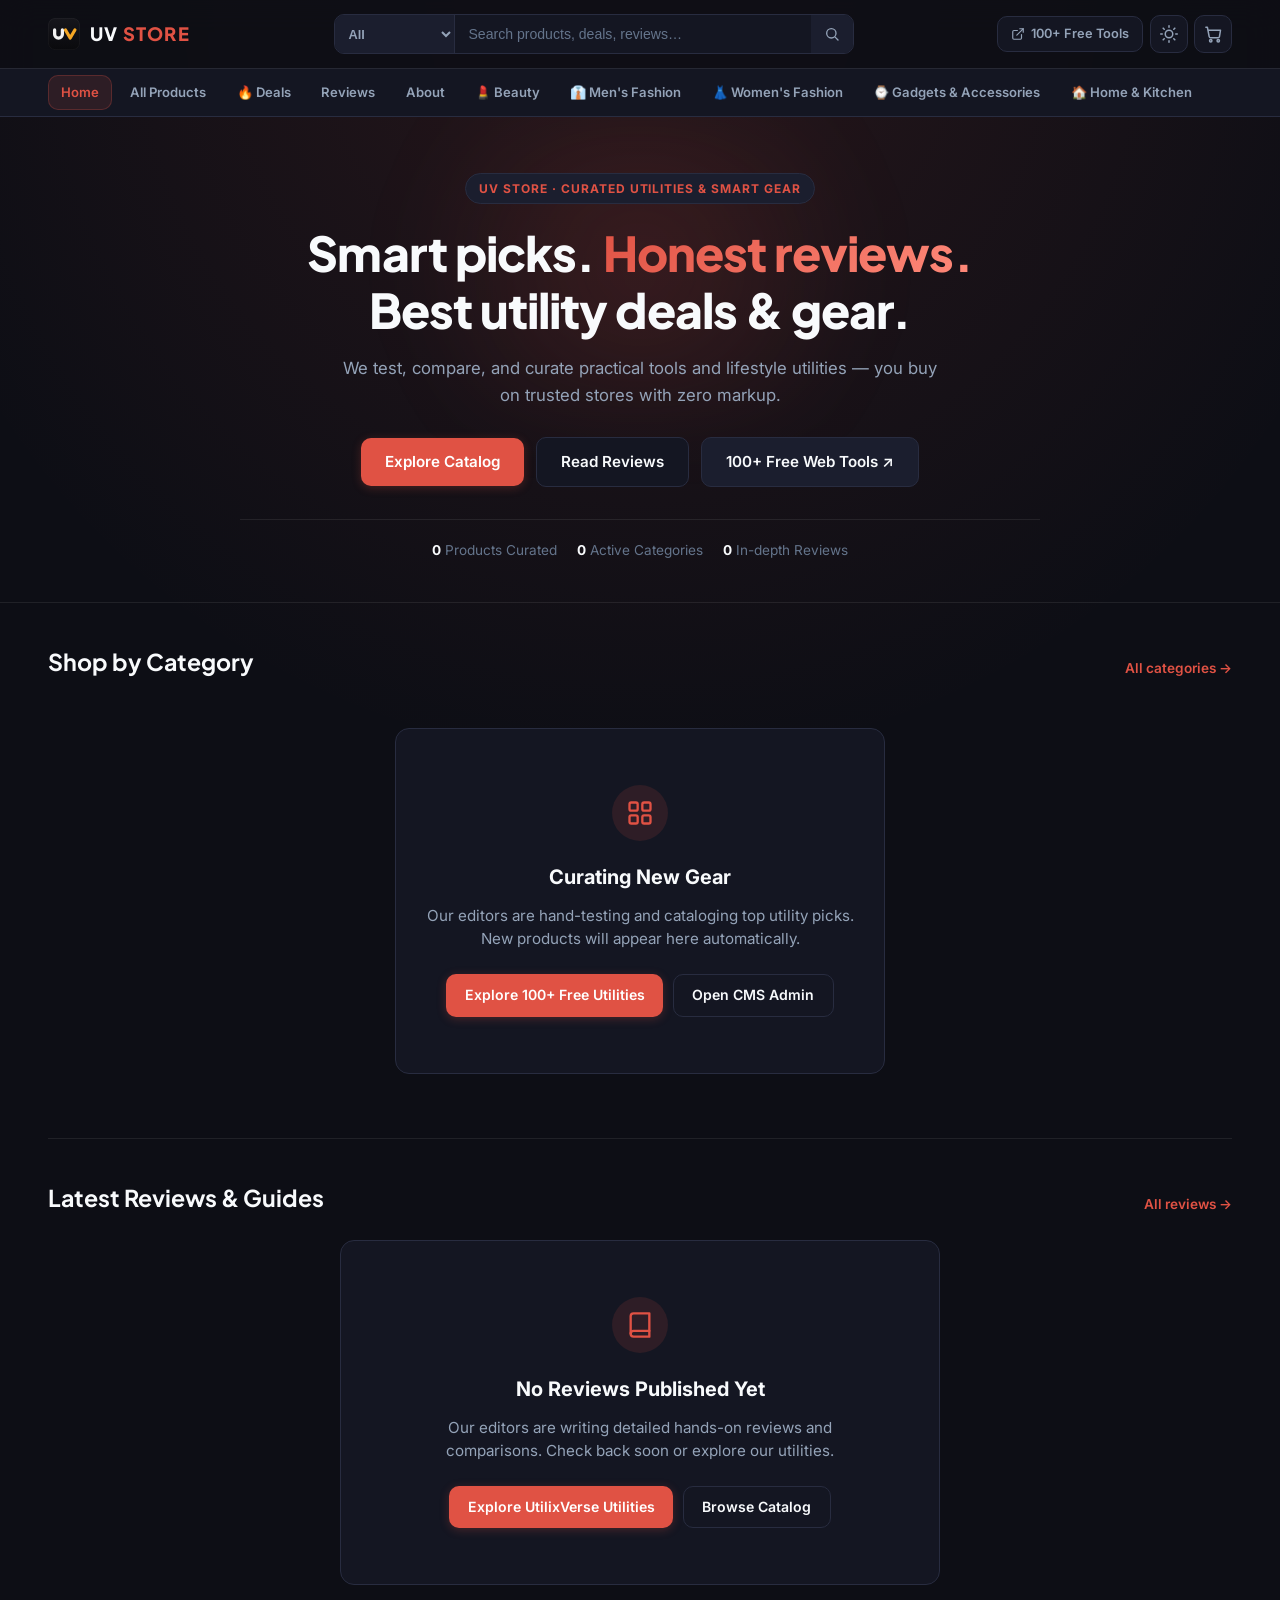
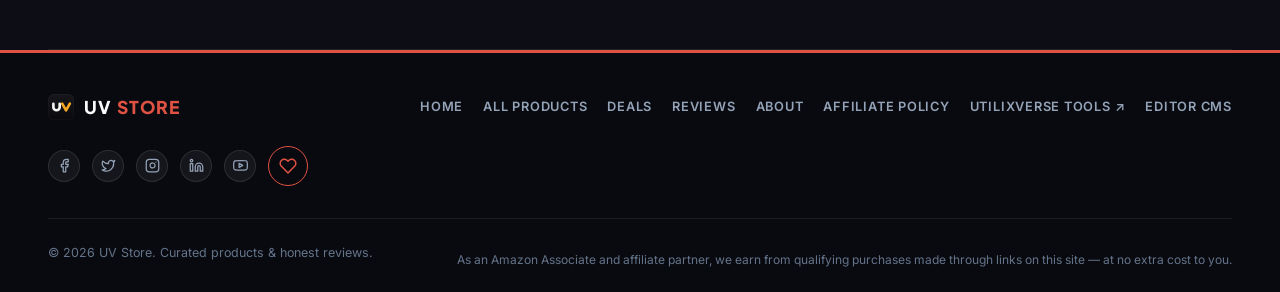
<file: index.html>
<!doctype html>
<html lang="en">
<head>
  <meta charset="utf-8"/>
  <meta name="viewport" content="width=device-width, initial-scale=1"/>
  <title>UV Store — Smart Picks &amp; Honest Reviews</title>
  <meta name="description" content="Curated utility gear and products from Meesho &amp; Amazon.in with honest reviews and the best prices. Hand-picked, tested, and price-checked."/>
  <meta property="og:title" content="UV Store — Smart Picks &amp; Honest Reviews"/>
  <meta property="og:description" content="Curated utility gear and tools with honest reviews and tested prices."/>
  <meta property="og:type" content="website"/>
  <link rel="icon" href="favicon.ico" sizes="any"/>
  <link rel="icon" href="assets/img/favicon.svg" type="image/svg+xml"/>
  <link rel="preconnect" href="https://fonts.googleapis.com"/>
  <link rel="preconnect" href="https://fonts.gstatic.com" crossorigin/>
  <link rel="stylesheet" href="https://fonts.googleapis.com/css2?family=Inter:wght@400;500;600;700;800&family=Plus+Jakarta+Sans:wght@600;700;800&display=swap"/>
  <link rel="stylesheet" href="assets/css/main.css"/>
</head>
<body>
  <!-- Hero Section -->
  <section class="hero">
    <div class="hero-inner">
      <div class="hero-pill">
        <span>UV Store · Curated Utilities &amp; Smart Gear</span>
      </div>
      <h1>Smart picks. <span class="accent">Honest reviews.</span><br/>Best utility deals &amp; gear.</h1>
      <p>We test, compare, and curate practical tools and lifestyle utilities — you buy on trusted stores with zero markup.</p>
      <div class="hero-cta">
        <a class="btn btn-primary btn-lg" href="./category.html">Explore Catalog</a>
        <a class="btn btn-outline btn-lg" href="./reviews.html">Read Reviews</a>
        <a class="btn btn-secondary btn-lg" href="https://utilixverse.com" target="_blank" rel="noopener">100+ Free Web Tools ↗</a>
      </div>
      <div class="hero-stats" id="hero-stats"></div>
    </div>
  </section>

  <main class="container">
    <!-- Shop by Category -->
    <section class="section" id="categories">
      <div class="section-head">
        <h2 class="section-title">Shop by Category</h2>
        <a class="section-link" href="./category.html">All categories →</a>
      </div>
      <div class="grid-cats" id="cat-grid"></div>
    </section>

    <!-- Deals of the Day -->
    <section class="section">
      <div class="section-head">
        <h2 class="section-title">🔥 Deals of the Day</h2>
        <a class="section-link" href="./category.html?c=__deals">View all deals →</a>
      </div>
      <div class="row-scroll" id="deals-row"></div>
    </section>

    <!-- New Arrivals -->
    <section class="section">
      <div class="section-head">
        <h2 class="section-title">New Arrivals</h2>
        <a class="section-link" href="./category.html">View catalog →</a>
      </div>
      <div class="row-scroll" id="new-row"></div>
    </section>

    <!-- Latest Reviews -->
    <section class="section">
      <div class="section-head">
        <h2 class="section-title">Latest Reviews &amp; Guides</h2>
        <a class="section-link" href="./reviews.html">All reviews →</a>
      </div>
      <div id="reviews-grid"></div>
    </section>
  </main>

  <script src="assets/js/config.js"></script>
  <script src="assets/js/data.js"></script>
  <script src="assets/js/cart.js"></script>
  <script src="assets/js/affiliate.js"></script>
  <script src="assets/js/ui.js"></script>
  <script src="assets/js/catalog.js"></script>
  <script src="assets/js/post.js"></script>
  <script>
    window.BL.ui.renderHeader("home");
    window.BL.ui.renderFooter();
    window.BL.ui.updateCartBadge();

    (async () => {
      const { products, posts } = await window.BL.data.load();
      const stats = document.getElementById("hero-stats");
      if (stats) {
        stats.innerHTML = `
          <span><b>${products.length}</b> Products Curated</span>
          <span><b>${window.BL.data.visibleCategories().length}</b> Active Categories</span>
          <span><b>${posts.length}</b> In-depth Reviews</span>`;
      }

      window.BL.catalog.renderCategoryGrid(document.getElementById("cat-grid"));
      window.BL.catalog.renderRow(document.getElementById("deals-row"), p => p.deal, 12);
      window.BL.catalog.renderRow(document.getElementById("new-row"), () => true, 12);
      window.BL.post.renderPostList(document.getElementById("reviews-grid"), 3);
    })();
  </script>
</body>
</html>
</file>
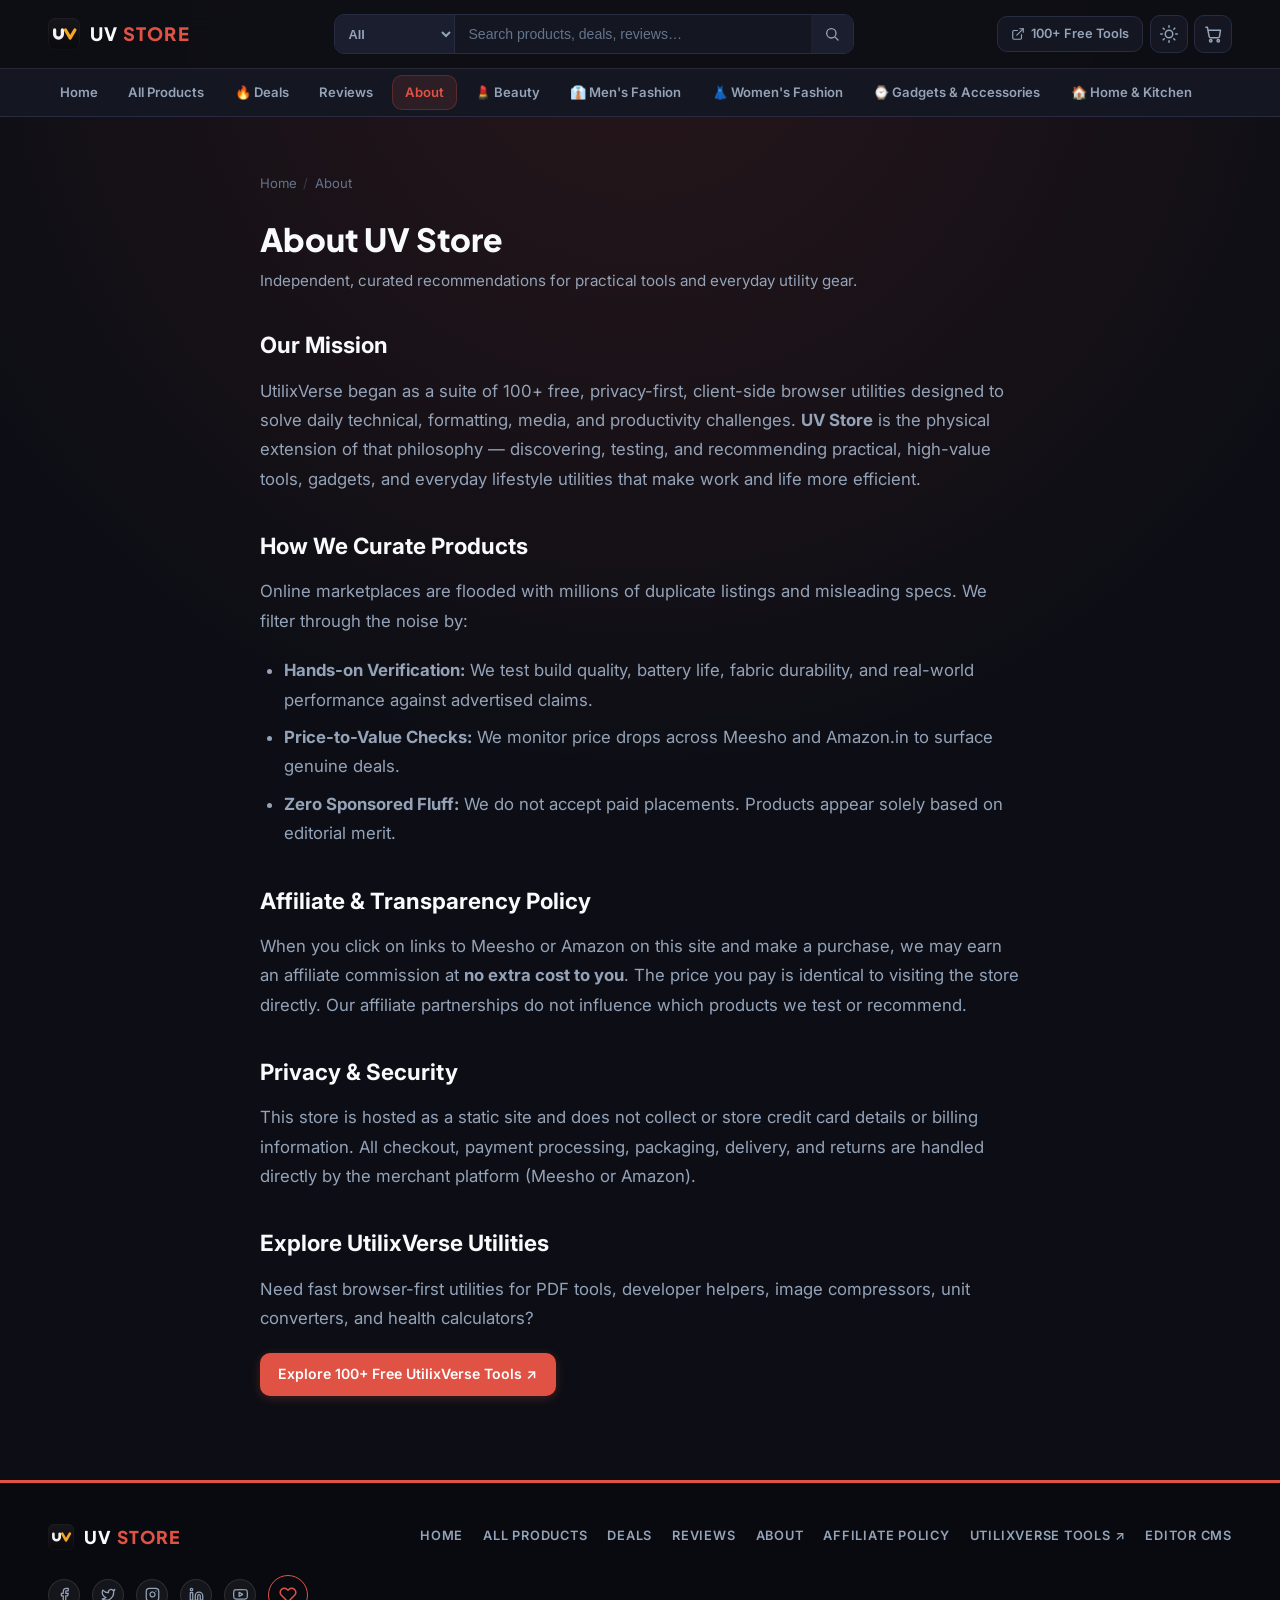
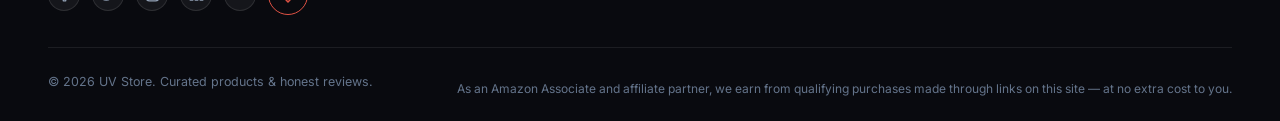
<file: about.html>
<!doctype html>
<html lang="en">
<head>
  <meta charset="utf-8"/>
  <meta name="viewport" content="width=device-width, initial-scale=1"/>
  <title>About Us — UV Store</title>
  <meta name="description" content="About UV Store, how we curate and test utility products, our editorial policy, and affiliate disclosure."/>
  <link rel="icon" href="favicon.ico" sizes="any"/>
  <link rel="icon" href="assets/img/favicon.svg" type="image/svg+xml"/>
  <link rel="preconnect" href="https://fonts.googleapis.com"/>
  <link rel="preconnect" href="https://fonts.gstatic.com" crossorigin/>
  <link rel="stylesheet" href="https://fonts.googleapis.com/css2?family=Inter:wght@400;500;600;700;800&family=Plus+Jakarta+Sans:wght@600;700;800&display=swap"/>
  <link rel="stylesheet" href="assets/css/main.css"/>
</head>
<body>
  <main class="container">
    <div class="article-wrap">
      <nav class="crumbs" aria-label="Breadcrumb">
        <a href="./index.html">Home</a><span class="sep">/</span><span>About</span>
      </nav>
      <h1 class="page-title" style="margin-top:0.75rem">About UV Store</h1>
      <p class="page-sub">Independent, curated recommendations for practical tools and everyday utility gear.</p>

      <div class="article-body">
        <h2>Our Mission</h2>
        <p>UtilixVerse began as a suite of 100+ free, privacy-first, client-side browser utilities designed to solve daily technical, formatting, media, and productivity challenges. <b>UV Store</b> is the physical extension of that philosophy — discovering, testing, and recommending practical, high-value tools, gadgets, and everyday lifestyle utilities that make work and life more efficient.</p>

        <h2>How We Curate Products</h2>
        <p>Online marketplaces are flooded with millions of duplicate listings and misleading specs. We filter through the noise by:</p>
        <ul>
          <li><b>Hands-on Verification:</b> We test build quality, battery life, fabric durability, and real-world performance against advertised claims.</li>
          <li><b>Price-to-Value Checks:</b> We monitor price drops across Meesho and Amazon.in to surface genuine deals.</li>
          <li><b>Zero Sponsored Fluff:</b> We do not accept paid placements. Products appear solely based on editorial merit.</li>
        </ul>

        <h2 id="disclosure">Affiliate &amp; Transparency Policy</h2>
        <p>When you click on links to Meesho or Amazon on this site and make a purchase, we may earn an affiliate commission at <b>no extra cost to you</b>. The price you pay is identical to visiting the store directly. Our affiliate partnerships do not influence which products we test or recommend.</p>

        <h2 id="privacy">Privacy &amp; Security</h2>
        <p>This store is hosted as a static site and does not collect or store credit card details or billing information. All checkout, payment processing, packaging, delivery, and returns are handled directly by the merchant platform (Meesho or Amazon).</p>

        <h2>Explore UtilixVerse Utilities</h2>
        <p>Need fast browser-first utilities for PDF tools, developer helpers, image compressors, unit converters, and health calculators?</p>
        <p style="margin-top:1rem">
          <a class="btn btn-primary" href="https://utilixverse.com" target="_blank" rel="noopener">Explore 100+ Free UtilixVerse Tools ↗</a>
        </p>
      </div>
    </div>
  </main>

  <script src="assets/js/config.js"></script>
  <script src="assets/js/data.js"></script>
  <script src="assets/js/cart.js"></script>
  <script src="assets/js/affiliate.js"></script>
  <script src="assets/js/ui.js"></script>
  <script src="assets/js/catalog.js"></script>
  <script src="assets/js/post.js"></script>
  <script>
    window.BL.ui.renderHeader("about");
    window.BL.ui.renderFooter();
    window.BL.ui.updateCartBadge();
  </script>
</body>
</html>
</file>
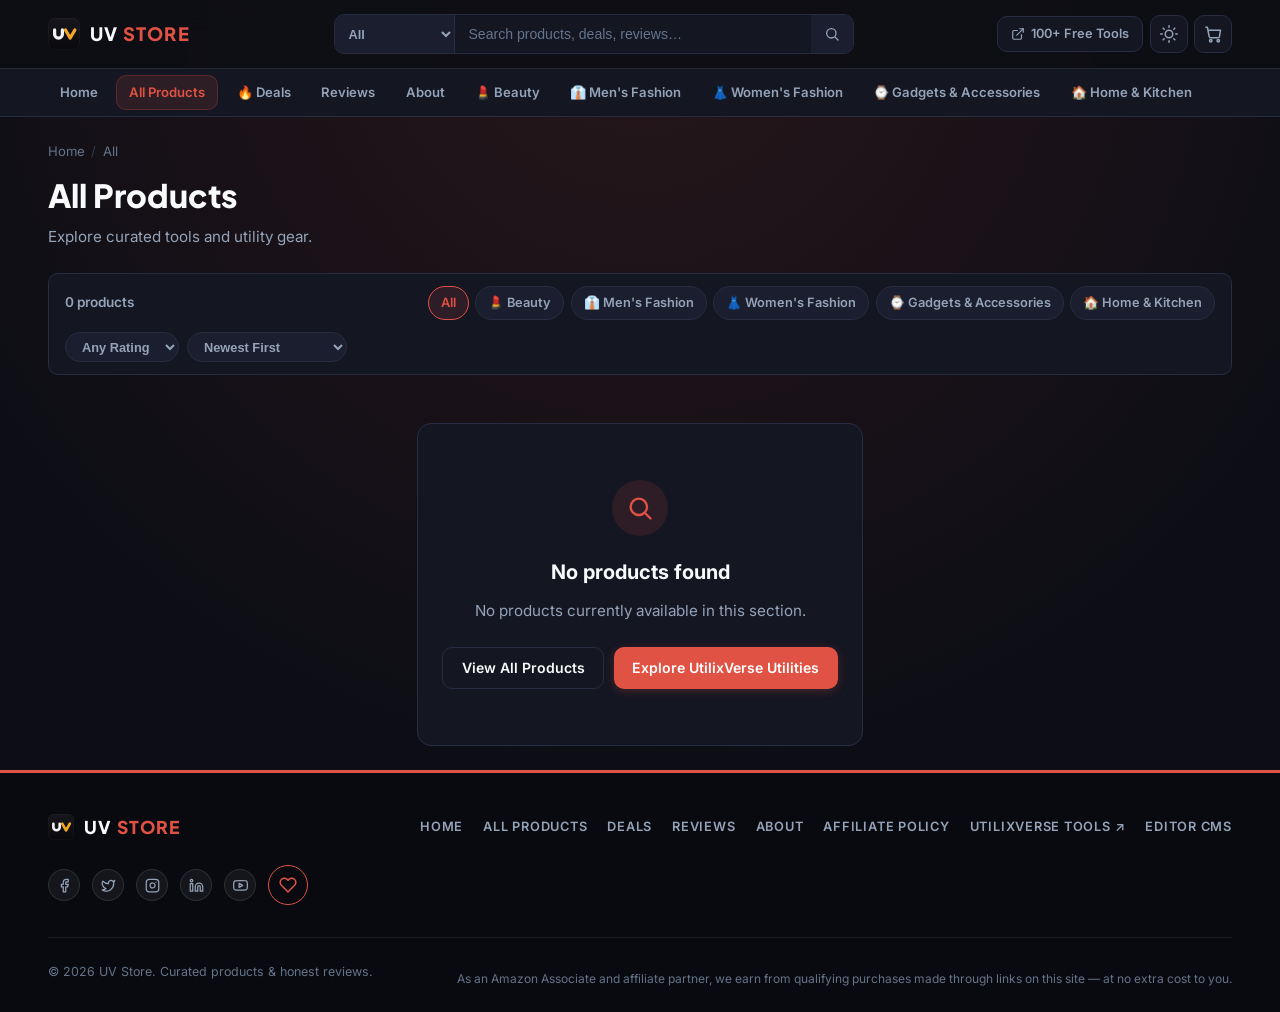
<file: category.html>
<!doctype html>
<html lang="en">
<head>
  <meta charset="utf-8"/>
  <meta name="viewport" content="width=device-width, initial-scale=1"/>
  <title>Catalog — UV Store</title>
  <meta name="description" content="Browse curated utility gear, gadgets, and products by category, rating, and deals."/>
  <link rel="icon" href="favicon.ico" sizes="any"/>
  <link rel="icon" href="assets/img/favicon.svg" type="image/svg+xml"/>
  <link rel="preconnect" href="https://fonts.googleapis.com"/>
  <link rel="preconnect" href="https://fonts.gstatic.com" crossorigin/>
  <link rel="stylesheet" href="https://fonts.googleapis.com/css2?family=Inter:wght@400;500;600;700;800&family=Plus+Jakarta+Sans:wght@600;700;800&display=swap"/>
  <link rel="stylesheet" href="assets/css/main.css"/>
</head>
<body>
  <main class="container">
    <nav class="crumbs" aria-label="Breadcrumb">
      <a href="./index.html">Home</a><span class="sep">/</span><span id="crumb-cat">Catalog</span>
    </nav>
    <h1 class="page-title" id="page-title">All Products</h1>
    <p class="page-sub" id="page-sub">Explore our full catalog of hand-tested gear.</p>

    <div class="toolbar">
      <span class="result-count" id="result-count">Loading…</span>
      <div class="chip-row" id="cat-chips" style="display:flex;gap:0.4rem;flex-wrap:wrap"></div>
      <div style="display:flex;gap:0.5rem;align-items:center;flex-wrap:wrap">
        <select class="chip" id="rating-select" aria-label="Minimum rating">
          <option value="0">Any Rating</option>
          <option value="3">3★ &amp; up</option>
          <option value="4">4★ &amp; up</option>
          <option value="4.5">4.5★ &amp; up</option>
        </select>
        <select class="chip" id="sort-select" aria-label="Sort products">
          <option value="new">Newest First</option>
          <option value="price-asc">Price: Low → High</option>
          <option value="price-desc">Price: High → Low</option>
          <option value="rating">Top Rated</option>
          <option value="discount">Biggest Discount</option>
        </select>
      </div>
    </div>

    <div class="grid-products" id="plp-grid"></div>
  </main>

  <script src="assets/js/config.js"></script>
  <script src="assets/js/data.js"></script>
  <script src="assets/js/cart.js"></script>
  <script src="assets/js/affiliate.js"></script>
  <script src="assets/js/ui.js"></script>
  <script src="assets/js/catalog.js"></script>
  <script>
    window.BL.ui.renderHeader("catalog");
    window.BL.ui.renderFooter();
    window.BL.ui.updateCartBadge();
    window.BL.catalog.renderPLP();
  </script>
</body>
</html>
</file>
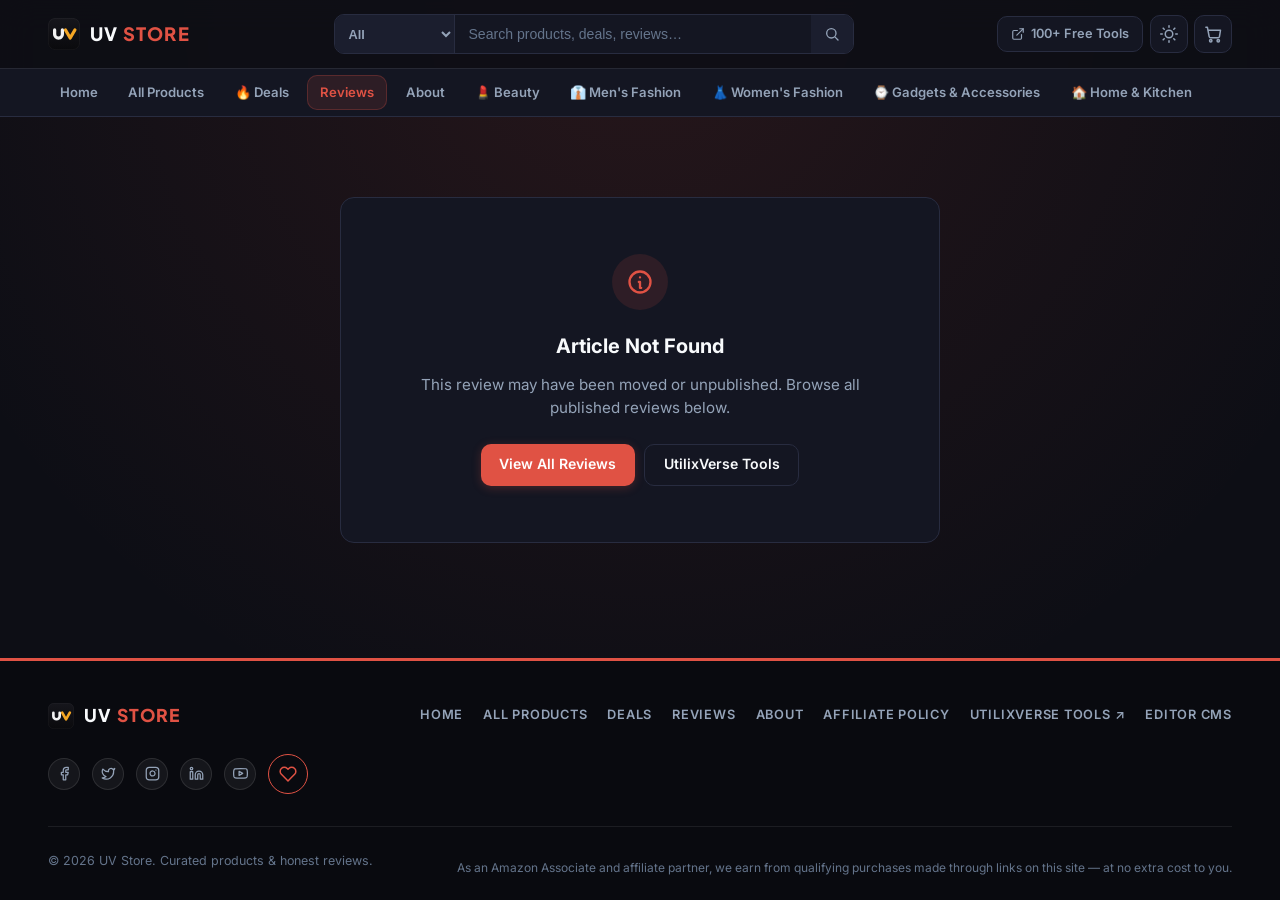
<file: post.html>
<!doctype html>
<html lang="en">
<head>
  <meta charset="utf-8"/>
  <meta name="viewport" content="width=device-width, initial-scale=1"/>
  <title>Review Article — UV Store</title>
  <meta name="description" content="In-depth hands-on testing, verdict, pros and cons."/>
  <link rel="icon" href="favicon.ico" sizes="any"/>
  <link rel="icon" href="assets/img/favicon.svg" type="image/svg+xml"/>
  <link rel="preconnect" href="https://fonts.googleapis.com"/>
  <link rel="preconnect" href="https://fonts.gstatic.com" crossorigin/>
  <link rel="stylesheet" href="https://fonts.googleapis.com/css2?family=Inter:wght@400;500;600;700;800&family=Plus+Jakarta+Sans:wght@600;700;800&display=swap"/>
  <link rel="stylesheet" href="assets/css/main.css"/>
</head>
<body>
  <main class="container">
    <div class="article-wrap" id="article-root">
      <nav class="crumbs" id="article-crumbs" aria-label="Breadcrumb"></nav>
      <h1 class="page-title" id="article-title" style="margin-top:0.75rem"></h1>
      <div class="po-meta" id="article-meta" style="margin-bottom:1.5rem;font-size:0.9rem"></div>

      <div id="article-top"></div>

      <img id="article-hero" src="" alt="" style="display:none;width:100%;aspect-ratio:16/9;object-fit:cover;border-radius:var(--radius-card);margin-bottom:2rem;border:1px solid var(--border);"/>

      <div class="article-body" id="article-body"></div>

      <div id="article-products"></div>
    </div>
  </main>

  <script src="assets/js/config.js"></script>
  <script src="assets/js/data.js"></script>
  <script src="assets/js/cart.js"></script>
  <script src="assets/js/affiliate.js"></script>
  <script src="assets/js/ui.js"></script>
  <script src="assets/js/catalog.js"></script>
  <script src="assets/js/post.js"></script>
  <script>
    window.BL.ui.renderHeader("reviews");
    window.BL.ui.renderFooter();
    window.BL.ui.updateCartBadge();
    window.BL.post.renderArticle();
  </script>
</body>
</html>
</file>
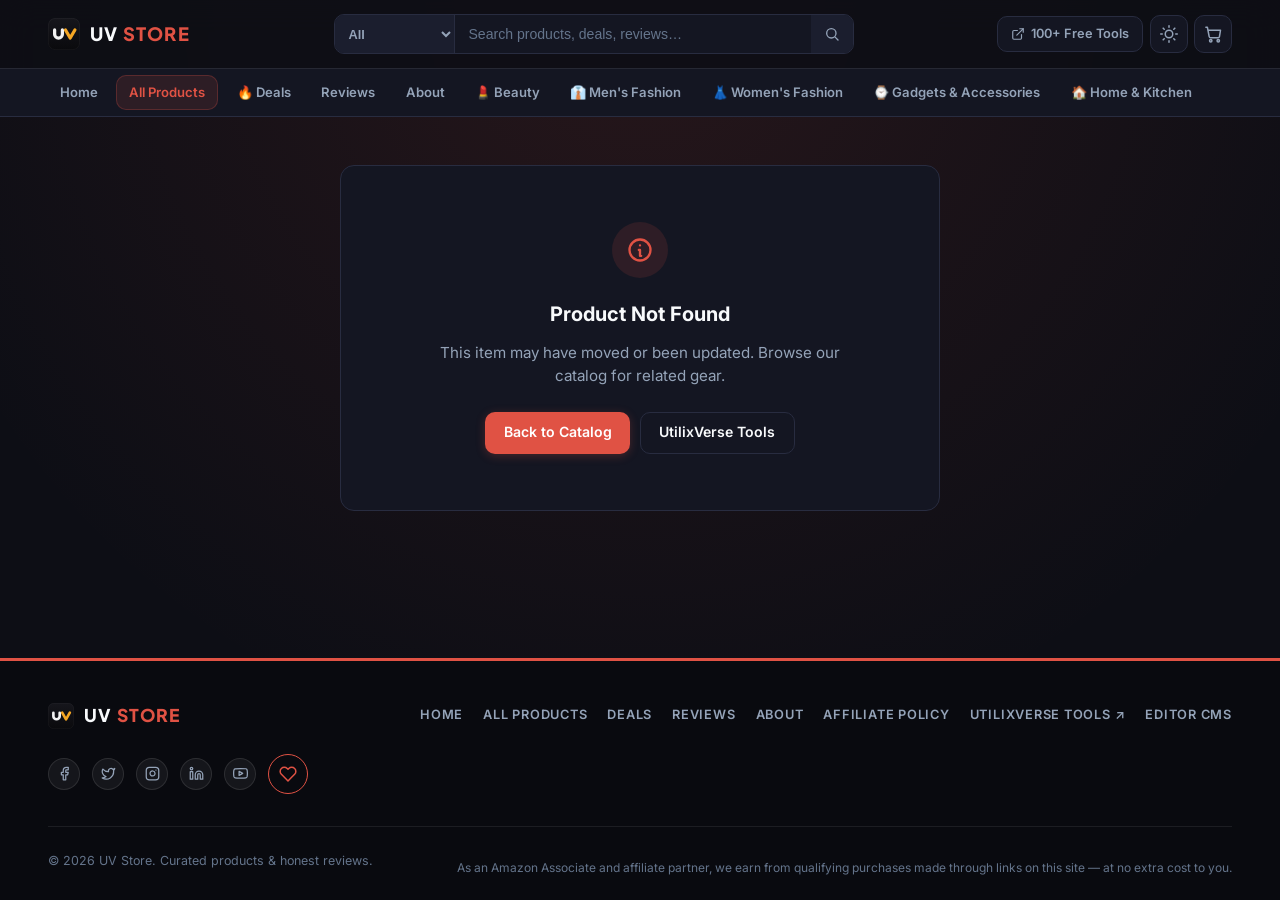
<file: product.html>
<!doctype html>
<html lang="en">
<head>
  <meta charset="utf-8"/>
  <meta name="viewport" content="width=device-width, initial-scale=1"/>
  <title>Product Details — UV Store</title>
  <meta name="description" content="Product specifications, honest rating, price comparison and direct buy links."/>
  <link rel="icon" href="favicon.ico" sizes="any"/>
  <link rel="icon" href="assets/img/favicon.svg" type="image/svg+xml"/>
  <link rel="preconnect" href="https://fonts.googleapis.com"/>
  <link rel="preconnect" href="https://fonts.gstatic.com" crossorigin/>
  <link rel="stylesheet" href="https://fonts.googleapis.com/css2?family=Inter:wght@400;500;600;700;800&family=Plus+Jakarta+Sans:wght@600;700;800&display=swap"/>
  <link rel="stylesheet" href="assets/css/main.css"/>
</head>
<body>
  <main class="container" id="pdp-root">
    <div class="skeleton" style="height:420px;margin:2rem 0;border-radius:var(--radius-card);"></div>
  </main>

  <script src="assets/js/config.js"></script>
  <script src="assets/js/data.js"></script>
  <script src="assets/js/cart.js"></script>
  <script src="assets/js/affiliate.js"></script>
  <script src="assets/js/ui.js"></script>
  <script src="assets/js/catalog.js"></script>
  <script>
    window.BL.ui.renderHeader("catalog");
    window.BL.ui.renderFooter();
    window.BL.ui.updateCartBadge();
    window.BL.catalog.renderPDP();
  </script>
</body>
</html>
</file>
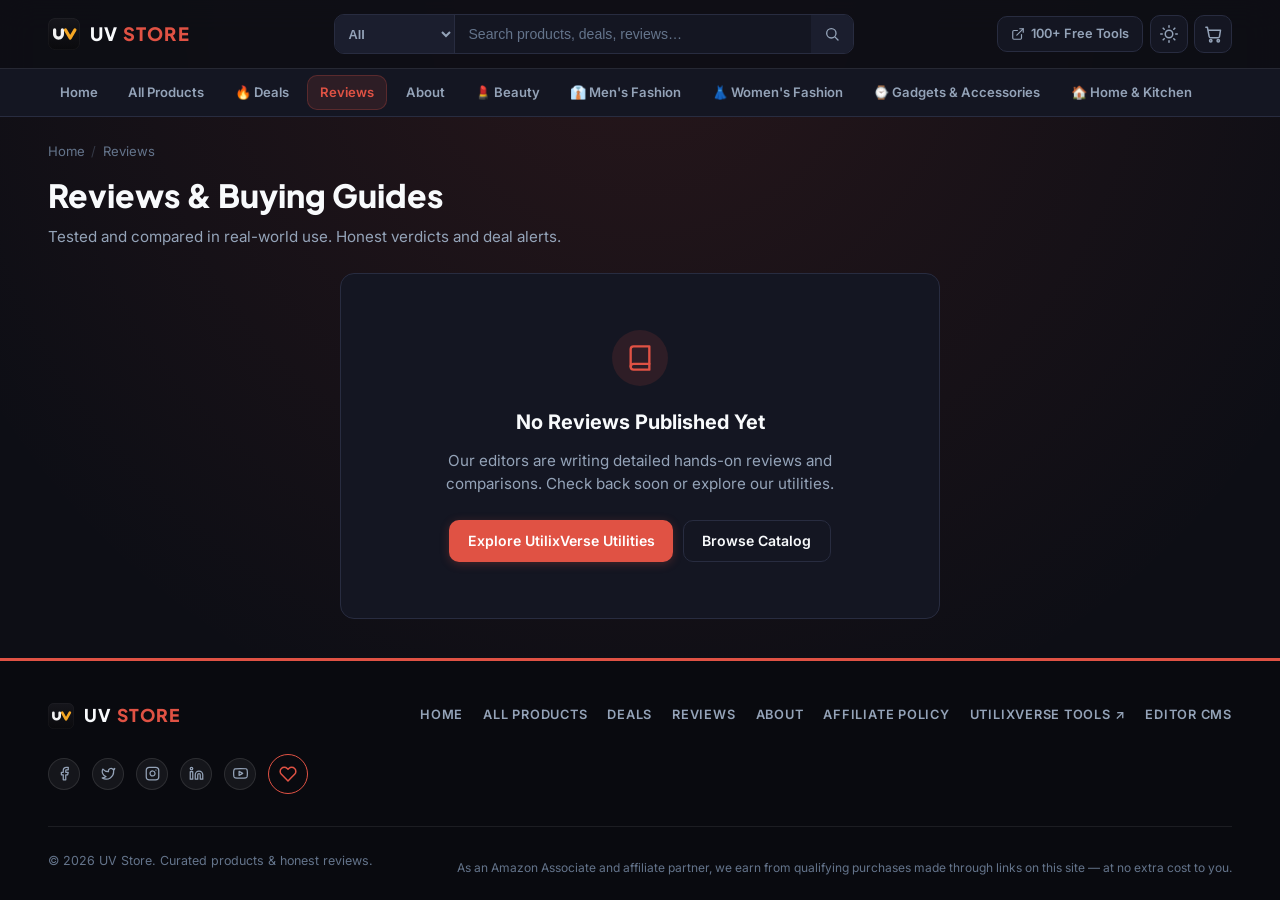
<file: reviews.html>
<!doctype html>
<html lang="en">
<head>
  <meta charset="utf-8"/>
  <meta name="viewport" content="width=device-width, initial-scale=1"/>
  <title>Reviews &amp; Guides — UV Store</title>
  <meta name="description" content="In-depth, hands-on reviews and buying guides from our editors. Zero sponsored fluff."/>
  <link rel="icon" href="favicon.ico" sizes="any"/>
  <link rel="icon" href="assets/img/favicon.svg" type="image/svg+xml"/>
  <link rel="preconnect" href="https://fonts.googleapis.com"/>
  <link rel="preconnect" href="https://fonts.gstatic.com" crossorigin/>
  <link rel="stylesheet" href="https://fonts.googleapis.com/css2?family=Inter:wght@400;500;600;700;800&family=Plus+Jakarta+Sans:wght@600;700;800&display=swap"/>
  <link rel="stylesheet" href="assets/css/main.css"/>
</head>
<body>
  <main class="container">
    <nav class="crumbs" aria-label="Breadcrumb">
      <a href="./index.html">Home</a><span class="sep">/</span><span>Reviews</span>
    </nav>
    <h1 class="page-title">Reviews &amp; Buying Guides</h1>
    <p class="page-sub">Tested and compared in real-world use. Honest verdicts and deal alerts.</p>

    <div id="posts-container" style="margin-top:1.5rem"></div>
  </main>

  <script src="assets/js/config.js"></script>
  <script src="assets/js/data.js"></script>
  <script src="assets/js/cart.js"></script>
  <script src="assets/js/affiliate.js"></script>
  <script src="assets/js/ui.js"></script>
  <script src="assets/js/catalog.js"></script>
  <script src="assets/js/post.js"></script>
  <script>
    window.BL.ui.renderHeader("reviews");
    window.BL.ui.renderFooter();
    window.BL.ui.updateCartBadge();
    window.BL.post.renderPostList(document.getElementById("posts-container"));
  </script>
</body>
</html>
</file>
<file: assets/css/main.css>
/* ============================================================
   UtilixVerse Store — Design System
   Matches UtilixVerse (utilixverse.com) brand, tokens & aesthetics.
   Modern-minimal, technical utility, cinnabar accent (#e05244).
   Supports dynamic Dark / Light mode switching.
   ============================================================ */

:root, [data-theme="dark"] {
  --theme: dark;
  --bg: #0d0e15;
  --bg-gradient: radial-gradient(circle at 50% 0%, rgba(224, 82, 68, 0.12) 0%, rgba(13, 14, 21, 0) 70%);
  --surface: #141622;
  --surface-2: #1b1e2e;
  --surface-3: #24283d;
  --surface-hover: #2d324c;
  --border: #282c40;
  --border-subtle: rgba(255, 255, 255, 0.08);
  --border-bright: #3d4361;
  --text: #f8fafc;
  --text-2: #94a3b8;
  --text-3: #64748b;
  
  --cinnabar: #e05244;
  --cinnabar-hover: #f05a48;
  --cinnabar-glow: rgba(224, 82, 68, 0.25);
  
  --accent: #e05244;
  --accent-hover: #f05a48;
  --accent-ring: rgba(224, 82, 68, 0.35);
  --accent-soft: rgba(224, 82, 68, 0.12);
  
  --blue: #38bdf8;
  --green: #22c55e;
  --green-soft: rgba(34, 197, 94, 0.12);
  --yellow: #f59e0b;
  --red: #ef4444;
  
  --header-bg: rgba(13, 14, 21, 0.88);
  --footer-bg: #090a0f;
  --card-shadow: 0 4px 20px -2px rgba(0, 0, 0, 0.5);
  --card-shadow-hover: 0 12px 30px -4px rgba(0, 0, 0, 0.7), 0 0 0 1px rgba(224, 82, 68, 0.3);
  
  --radius-sm: 6px;
  --radius-md: 10px;
  --radius-card: 14px;
  --radius-pill: 9999px;
  
  --transition: 180ms cubic-bezier(0.16, 1, 0.3, 1);
  --max-w: 1240px;
  --header-h: 68px;
  --font: 'Inter', -apple-system, BlinkMacSystemFont, 'Segoe UI', Roboto, Helvetica, Arial, sans-serif;
  --font-display: 'Plus Jakarta Sans', 'Inter', -apple-system, sans-serif;
}

[data-theme="light"] {
  --theme: light;
  --bg: #f8fafc;
  --bg-gradient: radial-gradient(circle at 50% 0%, rgba(224, 82, 68, 0.08) 0%, rgba(248, 250, 252, 0) 70%);
  --surface: #ffffff;
  --surface-2: #f1f5f9;
  --surface-3: #e2e8f0;
  --surface-hover: #cbd5e1;
  --border: #e2e8f0;
  --border-subtle: rgba(0, 0, 0, 0.06);
  --border-bright: #cbd5e1;
  --text: #0f172a;
  --text-2: #475569;
  --text-3: #94a3b8;
  
  --cinnabar: #e05244;
  --cinnabar-hover: #c94336;
  --cinnabar-glow: rgba(224, 82, 68, 0.18);
  
  --accent: #e05244;
  --accent-hover: #c94336;
  --accent-ring: rgba(224, 82, 68, 0.25);
  --accent-soft: rgba(224, 82, 68, 0.08);
  
  --header-bg: rgba(255, 255, 255, 0.9);
  --footer-bg: #0f172a;
  --card-shadow: 0 4px 16px -2px rgba(15, 23, 42, 0.06);
  --card-shadow-hover: 0 12px 28px -4px rgba(15, 23, 42, 0.12), 0 0 0 1px rgba(224, 82, 68, 0.3);
}

/* ---------------- Reset & Base ---------------- */
*, *::before, *::after { box-sizing: border-box; margin: 0; padding: 0; }
html { scroll-behavior: smooth; }
body {
  background: var(--bg);
  background-image: var(--bg-gradient);
  background-attachment: fixed;
  color: var(--text);
  font-family: var(--font);
  font-size: 15px;
  line-height: 1.6;
  -webkit-font-smoothing: antialiased;
  -moz-osx-font-smoothing: grayscale;
  min-height: 100vh;
  display: flex;
  flex-direction: column;
  padding-bottom: 64px;
}
@media (min-width: 768px) { body { padding-bottom: 0; } }

a { color: inherit; text-decoration: none; transition: color var(--transition), opacity var(--transition); }
img { max-width: 100%; height: auto; display: block; }
button { font-family: inherit; cursor: pointer; border: none; background: none; }
::selection { background: var(--cinnabar); color: #ffffff; }

.container {
  max-width: var(--max-w);
  margin: 0 auto;
  padding: 0 1.25rem;
  width: 100%;
}
@media (min-width: 640px) { .container { padding: 0 1.75rem; } }

.mono, .price, .num { font-variant-numeric: tabular-nums; }
.hidden { display: none !important; }

/* ---------------- Header ---------------- */
.site-header {
  position: sticky;
  top: 0;
  z-index: 100;
  background: var(--header-bg);
  backdrop-filter: blur(16px);
  -webkit-backdrop-filter: blur(16px);
  border-bottom: 1px solid var(--border);
  transition: background var(--transition), border-color var(--transition);
}

.header-top {
  max-width: var(--max-w);
  margin: 0 auto;
  padding: 0.6rem 1.25rem;
  display: flex;
  align-items: center;
  justify-content: space-between;
  gap: 0.75rem;
  height: var(--header-h);
}
@media (min-width: 640px) { .header-top { padding: 0.6rem 1.75rem; } }

.header-brand-wrap {
  display: flex;
  align-items: center;
  gap: 0.75rem;
  min-width: 0;
  flex-shrink: 0;
}

.logo {
  display: flex;
  align-items: center;
  gap: 0.6rem;
  color: var(--text);
  font-family: var(--font-display);
  font-weight: 800;
  font-size: 1.15rem;
  letter-spacing: 0.08em;
  text-transform: uppercase;
  white-space: nowrap;
}
.logo-icon {
  width: 32px;
  height: 32px;
  border-radius: var(--radius-sm);
  display: block;
  flex-shrink: 0;
}
.text-cinnabar { color: var(--cinnabar) !important; }

.store-badge {
  display: inline-flex;
  align-items: center;
  padding: 0.15rem 0.55rem;
  font-size: 0.7rem;
  font-weight: 700;
  letter-spacing: 0.06em;
  text-transform: uppercase;
  background: var(--accent-soft);
  color: var(--cinnabar);
  border: 1px solid rgba(224, 82, 68, 0.3);
  border-radius: var(--radius-sm);
}

/* Amazon / UtilixVerse Search Bar */
.search-wrapper {
  position: relative;
  flex: 1;
  max-width: 520px;
  margin: 0 0.5rem;
  display: none;
}
@media (min-width: 768px) { .search-wrapper { display: flex; } }

.search-box {
  width: 100%;
  display: flex;
  align-items: stretch;
  background: var(--surface);
  border: 1.5px solid var(--border);
  border-radius: var(--radius-md);
  overflow: hidden;
  transition: all var(--transition);
}
.search-box:focus-within {
  border-color: var(--cinnabar);
  box-shadow: 0 0 0 3px var(--accent-ring);
}

.search-category-select {
  background: var(--surface-2);
  border: none;
  border-right: 1px solid var(--border);
  color: var(--text-2);
  font-size: 0.8rem;
  font-weight: 600;
  padding: 0 0.6rem;
  cursor: pointer;
  outline: none;
  max-width: 120px;
}
.search-category-select option { background: var(--surface); color: var(--text); }

.search-input {
  flex: 1;
  height: 38px;
  background: transparent;
  border: none;
  color: var(--text);
  padding: 0 0.85rem;
  font-size: 0.88rem;
  outline: none;
}
.search-input::placeholder { color: var(--text-3); }

.search-btn {
  display: inline-flex;
  align-items: center;
  justify-content: center;
  width: 42px;
  background: var(--surface-2);
  color: var(--text-2);
  transition: all var(--transition);
}
.search-btn:hover {
  background: var(--cinnabar);
  color: #ffffff;
}

/* Search Suggestions */
.search-suggest {
  position: absolute;
  top: calc(100% + 6px);
  left: 0;
  right: 0;
  background: var(--surface);
  border: 1px solid var(--border-bright);
  border-radius: var(--radius-card);
  box-shadow: var(--card-shadow);
  overflow: hidden;
  display: none;
  z-index: 120;
}
.search-suggest.open { display: block; }
.suggest-item {
  display: flex;
  align-items: center;
  gap: 0.75rem;
  padding: 0.65rem 0.9rem;
  border-bottom: 1px solid var(--border-subtle);
  cursor: pointer;
  transition: background var(--transition);
}
.suggest-item:last-child { border-bottom: none; }
.suggest-item:hover, .suggest-item.active { background: var(--surface-3); }
.suggest-item img {
  width: 36px;
  height: 36px;
  border-radius: var(--radius-sm);
  object-fit: cover;
  background: var(--surface-2);
}
.suggest-item .s-title { font-size: 0.88rem; font-weight: 500; color: var(--text); }
.suggest-item .s-price { font-size: 0.8rem; font-weight: 700; color: var(--green); }

/* Header Actions */
.header-actions {
  display: flex;
  align-items: center;
  gap: 0.4rem;
  flex-shrink: 0;
}

.icon-btn {
  position: relative;
  display: inline-flex;
  align-items: center;
  justify-content: center;
  width: 38px;
  height: 38px;
  border-radius: var(--radius-md);
  border: 1.5px solid var(--border);
  background: var(--surface);
  color: var(--text-2);
  transition: all var(--transition);
}
.icon-btn:hover {
  border-color: var(--cinnabar);
  color: var(--cinnabar);
  background: var(--surface-2);
}

.hub-link-btn {
  display: none;
  align-items: center;
  gap: 0.4rem;
  padding: 0.4rem 0.8rem;
  font-size: 0.8rem;
  font-weight: 600;
  border-radius: var(--radius-md);
  border: 1.5px solid var(--border);
  background: var(--surface);
  color: var(--text-2);
  transition: all var(--transition);
  white-space: nowrap;
}
@media (min-width: 1024px) { .hub-link-btn { display: inline-flex; } }
.hub-link-btn:hover {
  border-color: var(--cinnabar);
  color: var(--cinnabar);
  background: var(--accent-soft);
}

.badge-count {
  position: absolute;
  top: -4px;
  right: -4px;
  min-width: 18px;
  height: 18px;
  padding: 0 4px;
  background: var(--cinnabar);
  color: #ffffff;
  border-radius: 9px;
  font-size: 0.68rem;
  font-weight: 800;
  line-height: 18px;
  text-align: center;
  box-shadow: 0 2px 5px rgba(224, 82, 68, 0.5);
}

/* Header Sub Strip / Navigation */
.cat-strip {
  border-top: 1px solid var(--border-subtle);
  background: var(--surface);
  overflow-x: auto;
  scrollbar-width: none;
}
.cat-strip::-webkit-scrollbar { display: none; }
.cat-strip-inner {
  max-width: var(--max-w);
  margin: 0 auto;
  padding: 0.4rem 1.25rem;
  display: flex;
  align-items: center;
  gap: 0.4rem;
  white-space: nowrap;
}
@media (min-width: 640px) { .cat-strip-inner { padding: 0.4rem 1.75rem; } }

.cat-strip-inner a {
  display: inline-flex;
  align-items: center;
  gap: 0.35rem;
  padding: 0.35rem 0.75rem;
  font-size: 0.82rem;
  font-weight: 600;
  color: var(--text-2);
  border-radius: var(--radius-md);
  transition: all var(--transition);
}
.cat-strip-inner a:hover {
  color: var(--text);
  background: var(--surface-2);
}
.cat-strip-inner a.active {
  color: var(--cinnabar);
  background: var(--accent-soft);
  border: 1px solid rgba(224, 82, 68, 0.25);
}

/* ---------------- Hero Section ---------------- */
.hero {
  position: relative;
  padding: 3.5rem 1.25rem 2.5rem;
  text-align: center;
  overflow: hidden;
  border-bottom: 1px solid var(--border-subtle);
}
.hero::before {
  content: '';
  position: absolute;
  top: 0;
  left: 50%;
  transform: translateX(-50%);
  width: 600px;
  height: 300px;
  background: radial-gradient(circle, rgba(224, 82, 68, 0.15) 0%, rgba(224, 82, 68, 0) 70%);
  pointer-events: none;
  filter: blur(40px);
}
.hero-inner {
  max-width: 800px;
  margin: 0 auto;
  position: relative;
  z-index: 2;
}
.hero-pill {
  display: inline-flex;
  align-items: center;
  gap: 0.4rem;
  padding: 0.3rem 0.85rem;
  border-radius: var(--radius-pill);
  background: var(--surface-2);
  border: 1px solid var(--border);
  font-size: 0.75rem;
  font-weight: 700;
  letter-spacing: 0.08em;
  text-transform: uppercase;
  color: var(--cinnabar);
  margin-bottom: 1.25rem;
}
.hero h1 {
  font-family: var(--font-display);
  font-size: 2.2rem;
  font-weight: 800;
  line-height: 1.2;
  letter-spacing: -0.02em;
  margin-bottom: 1rem;
  color: var(--text);
}
@media (min-width: 640px) { .hero h1 { font-size: 3rem; } }
.hero h1 .accent {
  color: var(--cinnabar);
  background: linear-gradient(135deg, #e05244 0%, #ff8a7a 100%);
  -webkit-background-clip: text;
  -webkit-text-fill-color: transparent;
}
.hero p {
  font-size: 1.05rem;
  color: var(--text-2);
  max-width: 600px;
  margin: 0 auto 1.75rem;
}
.hero-cta {
  display: flex;
  flex-wrap: wrap;
  align-items: center;
  justify-content: center;
  gap: 0.75rem;
  margin-bottom: 2rem;
}
.hero-stats {
  display: flex;
  flex-wrap: wrap;
  align-items: center;
  justify-content: center;
  gap: 1.25rem;
  font-size: 0.85rem;
  color: var(--text-3);
  padding-top: 1.25rem;
  border-top: 1px solid var(--border-subtle);
}
.hero-stats span b { color: var(--text); }

/* ---------------- Buttons ---------------- */
.btn {
  display: inline-flex;
  align-items: center;
  justify-content: center;
  gap: 0.45rem;
  padding: 0.55rem 1.15rem;
  font-size: 0.88rem;
  font-weight: 600;
  border-radius: var(--radius-md);
  transition: all var(--transition);
  text-decoration: none;
  white-space: nowrap;
}
.btn-lg {
  padding: 0.75rem 1.5rem;
  font-size: 0.95rem;
  border-radius: var(--radius-md);
}
.btn-sm {
  padding: 0.35rem 0.75rem;
  font-size: 0.8rem;
  border-radius: var(--radius-sm);
}
.btn-block { width: 100%; }

.btn-primary {
  background: var(--cinnabar);
  color: #ffffff !important;
  box-shadow: 0 2px 10px var(--cinnabar-glow);
}
.btn-primary:hover {
  background: var(--cinnabar-hover);
  transform: translateY(-1px);
  box-shadow: 0 4px 14px var(--cinnabar-glow);
}

.btn-outline {
  background: var(--surface);
  color: var(--text) !important;
  border: 1.5px solid var(--border);
}
.btn-outline:hover {
  border-color: var(--cinnabar);
  color: var(--cinnabar) !important;
  background: var(--surface-2);
}

.btn-secondary {
  background: var(--surface-2);
  color: var(--text) !important;
  border: 1px solid var(--border);
}
.btn-secondary:hover {
  background: var(--surface-3);
  color: var(--text) !important;
}

.btn-success {
  background: #16a34a;
  color: #ffffff !important;
}
.btn-success:hover {
  background: #15803d;
  transform: translateY(-1px);
}

.btn-amazon {
  background: #f59e0b;
  color: #0f172a !important;
  font-weight: 700;
}
.btn-amazon:hover {
  background: #d97706;
  transform: translateY(-1px);
}

/* ---------------- Sections ---------------- */
.section {
  padding: 2.5rem 0;
  border-bottom: 1px solid var(--border-subtle);
}
.section-head {
  display: flex;
  align-items: flex-end;
  justify-content: space-between;
  gap: 1rem;
  margin-bottom: 1.5rem;
}
.section-title {
  font-family: var(--font-display);
  font-size: 1.45rem;
  font-weight: 700;
  color: var(--text);
}
.section-link {
  font-size: 0.85rem;
  font-weight: 600;
  color: var(--cinnabar);
  display: inline-flex;
  align-items: center;
  gap: 0.25rem;
}
.section-link:hover { text-decoration: underline; }

/* ---------------- Cards & Grids ---------------- */
.card {
  background: var(--surface);
  border: 1px solid var(--border);
  border-radius: var(--radius-card);
  box-shadow: var(--card-shadow);
  transition: transform var(--transition), border-color var(--transition), box-shadow var(--transition);
  position: relative;
  overflow: hidden;
}
.card:hover {
  border-color: var(--cinnabar);
  box-shadow: var(--card-shadow-hover);
  transform: translateY(-2px);
}

/* Category Grid */
.grid-cats {
  display: grid;
  grid-template-columns: repeat(auto-fill, minmax(240px, 1fr));
  gap: 1.25rem;
}
.cat-card {
  padding: 1.25rem;
  display: flex;
  flex-direction: column;
  justify-content: space-between;
  gap: 1rem;
  min-height: 200px;
}
.cat-card .collage {
  display: grid;
  grid-template-columns: 1fr 1fr;
  gap: 0.5rem;
  height: 120px;
}
.cat-card .collage img, .cat-card .collage div {
  width: 100%;
  height: 56px;
  object-fit: cover;
  border-radius: var(--radius-sm);
  background: var(--surface-2);
}
.cc-name { font-size: 1.05rem; font-weight: 700; color: var(--text); }
.cc-count { font-size: 0.8rem; color: var(--text-3); }
.cc-link {
  display: inline-flex;
  align-items: center;
  gap: 0.25rem;
  font-size: 0.85rem;
  font-weight: 600;
  color: var(--cinnabar);
  margin-top: auto;
}

/* Product Cards & Horizontal Scroll */
.grid-products {
  display: grid;
  grid-template-columns: repeat(auto-fill, minmax(230px, 1fr));
  gap: 1.25rem;
}
.row-scroll {
  display: flex;
  gap: 1.25rem;
  overflow-x: auto;
  padding-bottom: 0.75rem;
  scrollbar-width: thin;
}
.row-scroll .product-card {
  min-width: 230px;
  max-width: 250px;
  flex-shrink: 0;
}

.product-card {
  display: flex;
  flex-direction: column;
}
.pc-media {
  position: relative;
  aspect-ratio: 1 / 1;
  background: var(--surface-2);
  overflow: hidden;
}
.pc-media img {
  width: 100%;
  height: 100%;
  object-fit: cover;
  transition: transform 300ms ease;
}
.product-card:hover .pc-media img { transform: scale(1.05); }

.pc-off {
  position: absolute;
  top: 8px;
  left: 8px;
  padding: 0.15rem 0.45rem;
  background: var(--cinnabar);
  color: #ffffff;
  font-size: 0.7rem;
  font-weight: 800;
  border-radius: var(--radius-sm);
  box-shadow: 0 2px 6px rgba(0,0,0,0.3);
}
.pc-deal {
  position: absolute;
  top: 8px;
  right: 8px;
  padding: 0.15rem 0.45rem;
  background: #f59e0b;
  color: #0f172a;
  font-size: 0.68rem;
  font-weight: 800;
  border-radius: var(--radius-sm);
  display: inline-flex;
  align-items: center;
  gap: 0.2rem;
}

.pc-body {
  padding: 1rem;
  display: flex;
  flex-direction: column;
  flex: 1;
  gap: 0.4rem;
}
.pc-title-link {
  font-size: 0.95rem;
  font-weight: 600;
  color: var(--text);
  line-height: 1.35;
  display: -webkit-box;
  -webkit-line-clamp: 2;
  -webkit-box-orient: vertical;
  overflow: hidden;
  height: 2.7em;
}
.pc-title-link:hover { color: var(--cinnabar); }

.pc-rating {
  display: flex;
  align-items: center;
  gap: 0.35rem;
  font-size: 0.78rem;
  color: var(--text-3);
}
.stars { display: inline-flex; gap: 1px; color: #f59e0b; }

.pc-pricing {
  display: flex;
  align-items: baseline;
  gap: 0.5rem;
  margin-top: 0.2rem;
}
.pc-price { font-size: 1.15rem; font-weight: 800; color: var(--text); }
.pc-mrp { font-size: 0.85rem; color: var(--text-3); text-decoration: line-through; }

.pc-actions {
  display: flex;
  gap: 0.4rem;
  margin-top: auto;
  padding-top: 0.75rem;
}
.pc-actions .btn { flex: 1; }

/* ---------------- Reviews & Posts ---------------- */
.grid-posts {
  display: grid;
  grid-template-columns: repeat(auto-fill, minmax(320px, 1fr));
  gap: 1.25rem;
}
.post-card {
  display: flex;
  flex-direction: column;
}
.po-media {
  aspect-ratio: 16 / 9;
  background: var(--surface-2);
  overflow: hidden;
}
.po-media img {
  width: 100%;
  height: 100%;
  object-fit: cover;
  transition: transform 300ms ease;
}
.post-card:hover .po-media img { transform: scale(1.04); }

.po-body {
  padding: 1.25rem;
  display: flex;
  flex-direction: column;
  flex: 1;
  gap: 0.5rem;
}
.po-type {
  font-size: 0.72rem;
  font-weight: 700;
  letter-spacing: 0.08em;
  text-transform: uppercase;
  color: var(--cinnabar);
}
.po-title {
  font-size: 1.1rem;
  font-weight: 700;
  line-height: 1.35;
  color: var(--text);
}
.po-title:hover { color: var(--cinnabar); }
.po-meta {
  display: flex;
  align-items: center;
  gap: 0.5rem;
  font-size: 0.8rem;
  color: var(--text-3);
  margin-top: auto;
  padding-top: 0.5rem;
}
.po-score {
  margin-left: auto;
  padding: 0.15rem 0.5rem;
  background: var(--accent-soft);
  color: var(--cinnabar);
  border-radius: var(--radius-sm);
  font-weight: 700;
  display: inline-flex;
  align-items: center;
  gap: 0.2rem;
}

/* ---------------- Empty State ---------------- */
.empty-state {
  text-align: center;
  padding: 3.5rem 1.5rem;
  background: var(--surface);
  border: 1px solid var(--border);
  border-radius: var(--radius-card);
  max-width: 600px;
  margin: 1.5rem auto;
  display: flex;
  flex-direction: column;
  align-items: center;
  gap: 0.75rem;
}
.empty-state-icon {
  width: 56px;
  height: 56px;
  display: inline-flex;
  align-items: center;
  justify-content: center;
  border-radius: 50%;
  background: var(--accent-soft);
  color: var(--cinnabar);
  margin-bottom: 0.5rem;
}
.empty-state h3 {
  font-size: 1.25rem;
  font-weight: 700;
  color: var(--text);
}
.empty-state p {
  font-size: 0.95rem;
  color: var(--text-2);
  max-width: 440px;
  line-height: 1.5;
}
.empty-state .empty-actions {
  display: flex;
  flex-wrap: wrap;
  gap: 0.6rem;
  justify-content: center;
  margin-top: 0.75rem;
}

/* ---------------- Drawer (Buy List) ---------------- */
.drawer-overlay {
  position: fixed;
  inset: 0;
  background: rgba(0, 0, 0, 0.65);
  backdrop-filter: blur(4px);
  z-index: 150;
  opacity: 0;
  pointer-events: none;
  transition: opacity 220ms ease;
}
.drawer-overlay.open { opacity: 1; pointer-events: auto; }

.drawer {
  position: fixed;
  top: 0;
  right: 0;
  bottom: 0;
  width: 100%;
  max-width: 380px;
  background: var(--surface);
  border-left: 1px solid var(--border);
  box-shadow: -8px 0 32px rgba(0, 0, 0, 0.5);
  z-index: 160;
  transform: translateX(100%);
  transition: transform 260ms cubic-bezier(0.16, 1, 0.3, 1);
  display: flex;
  flex-direction: column;
}
.drawer.open { transform: translateX(0); }

.drawer-head {
  padding: 1.25rem;
  border-bottom: 1px solid var(--border);
  display: flex;
  align-items: center;
  justify-content: space-between;
}
.drawer-head h3 {
  font-size: 1.1rem;
  font-weight: 700;
  color: var(--text);
  display: flex;
  align-items: center;
  gap: 0.5rem;
}

.drawer-body {
  flex: 1;
  overflow-y: auto;
  padding: 1rem;
  display: flex;
  flex-direction: column;
  gap: 0.75rem;
}

.drawer-item {
  display: flex;
  align-items: center;
  gap: 0.75rem;
  padding: 0.75rem;
  background: var(--surface-2);
  border: 1px solid var(--border);
  border-radius: var(--radius-md);
}
.drawer-item img {
  width: 50px;
  height: 50px;
  border-radius: var(--radius-sm);
  object-fit: cover;
}
.di-info { flex: 1; min-width: 0; }
.di-title {
  font-size: 0.85rem;
  font-weight: 600;
  color: var(--text);
  white-space: nowrap;
  overflow: hidden;
  text-overflow: ellipsis;
  display: block;
}
.di-price { font-size: 0.8rem; font-weight: 700; color: var(--green); margin: 0.2rem 0; }
.qty {
  display: inline-flex;
  align-items: center;
  background: var(--surface);
  border: 1px solid var(--border);
  border-radius: var(--radius-sm);
}
.qty button {
  padding: 0.2rem 0.4rem;
  color: var(--text-2);
}
.qty button:hover { color: var(--text); }
.q-num { font-size: 0.78rem; font-weight: 700; padding: 0 0.3rem; min-width: 16px; text-align: center; }

.drawer-foot {
  padding: 1.25rem;
  border-top: 1px solid var(--border);
  background: var(--surface-2);
  display: flex;
  flex-direction: column;
  gap: 0.6rem;
}

/* ---------------- Toast Notifications ---------------- */
.toast-zone {
  position: fixed;
  bottom: 1.5rem;
  right: 1.5rem;
  z-index: 200;
  display: flex;
  flex-direction: column;
  gap: 0.5rem;
  pointer-events: none;
}
.toast {
  background: var(--surface-2);
  border: 1px solid var(--border-bright);
  color: var(--text);
  padding: 0.65rem 1rem;
  border-radius: var(--radius-md);
  font-size: 0.85rem;
  font-weight: 600;
  box-shadow: 0 8px 24px rgba(0,0,0,0.4);
  display: flex;
  align-items: center;
  gap: 0.5rem;
  animation: toastIn 180ms ease-out;
}
@keyframes toastIn { from { transform: translateY(10px); opacity: 0; } to { transform: translateY(0); opacity: 1; } }

/* ---------------- Neo-Footer (UtilixVerse Style) ---------------- */
.neo-footer {
  margin-top: auto;
  background: var(--footer-bg);
  border-top: 3px solid var(--cinnabar);
  color: #94a3b8;
  padding: 2.5rem 0 1.5rem;
}
.footer-inner {
  display: flex;
  flex-direction: column;
  gap: 2rem;
}
.footer-top-row {
  display: flex;
  flex-wrap: wrap;
  align-items: center;
  justify-content: space-between;
  gap: 1.5rem;
}
.footer-brand {
  display: flex;
  align-items: center;
  gap: 0.6rem;
  font-family: var(--font-display);
  font-weight: 800;
  font-size: 1.1rem;
  color: #f8fafc;
  letter-spacing: 0.08em;
  text-transform: uppercase;
}
.footer-links {
  display: flex;
  flex-wrap: wrap;
  align-items: center;
  gap: 1.25rem;
  font-size: 0.8rem;
  font-weight: 600;
  letter-spacing: 0.06em;
  text-transform: uppercase;
}
.footer-links a:hover { color: #f8fafc; }

.footer-socials {
  display: flex;
  align-items: center;
  gap: 0.75rem;
}
.social-icon {
  width: 32px;
  height: 32px;
  border-radius: 50%;
  background: rgba(255, 255, 255, 0.05);
  border: 1px solid rgba(255, 255, 255, 0.1);
  display: inline-flex;
  align-items: center;
  justify-content: center;
  color: #94a3b8;
  transition: all var(--transition);
}
.social-icon:hover {
  background: var(--cinnabar);
  color: #ffffff;
  border-color: var(--cinnabar);
  transform: translateY(-2px);
}

.footer-donate-btn {
  display: inline-flex;
  align-items: center;
  justify-content: center;
  width: 40px;
  height: 40px;
  border-radius: 50%;
  border: 1.5px solid var(--cinnabar);
  color: var(--cinnabar);
  background: transparent;
  transition: transform var(--transition);
}
.footer-donate-btn:hover { transform: scale(1.12); }

.footer-bottom-row {
  padding-top: 1.5rem;
  border-top: 1px solid rgba(255, 255, 255, 0.08);
  display: flex;
  flex-direction: column;
  gap: 0.5rem;
  font-size: 0.78rem;
  color: #64748b;
  text-align: center;
}
@media (min-width: 640px) {
  .footer-bottom-row {
    flex-direction: row;
    justify-content: space-between;
    text-align: left;
  }
}
.footer-disclosure {
  font-size: 0.75rem;
  color: #64748b;
  line-height: 1.45;
  margin-top: 0.5rem;
}

/* ---------------- Mobile Bottom Nav ---------------- */
.bottom-nav {
  position: fixed;
  bottom: 0;
  left: 0;
  right: 0;
  height: 58px;
  background: var(--header-bg);
  backdrop-filter: blur(16px);
  border-top: 1px solid var(--border);
  display: flex;
  align-items: center;
  justify-content: space-around;
  z-index: 90;
}
@media (min-width: 768px) { .bottom-nav { display: none; } }

.bottom-nav a {
  display: flex;
  flex-direction: column;
  align-items: center;
  justify-content: center;
  gap: 2px;
  color: var(--text-3);
  font-size: 0.7rem;
  font-weight: 600;
  flex: 1;
  height: 100%;
}
.bottom-nav a.active { color: var(--cinnabar); }

/* ---------------- Page Breadcrumbs & Toolbar ---------------- */
.crumbs {
  display: flex;
  align-items: center;
  gap: 0.4rem;
  font-size: 0.82rem;
  color: var(--text-3);
  padding: 1.5rem 0 0.5rem;
}
.crumbs .sep { opacity: 0.4; }
.crumbs a:hover { color: var(--cinnabar); }

.page-title {
  font-family: var(--font-display);
  font-size: 2rem;
  font-weight: 800;
  color: var(--text);
  margin-bottom: 0.25rem;
}
.page-sub {
  font-size: 0.95rem;
  color: var(--text-2);
  margin-bottom: 1.5rem;
}

.toolbar {
  display: flex;
  flex-wrap: wrap;
  align-items: center;
  justify-content: space-between;
  gap: 0.75rem;
  margin-bottom: 1.5rem;
  padding: 0.75rem 1rem;
  background: var(--surface);
  border: 1px solid var(--border);
  border-radius: var(--radius-md);
}
.result-count { font-size: 0.85rem; font-weight: 600; color: var(--text-2); }
.chip {
  padding: 0.35rem 0.75rem;
  font-size: 0.8rem;
  font-weight: 600;
  background: var(--surface-2);
  border: 1px solid var(--border);
  border-radius: var(--radius-pill);
  color: var(--text-2);
  cursor: pointer;
  transition: all var(--transition);
}
.chip:hover, .chip.active {
  background: var(--accent-soft);
  border-color: var(--cinnabar);
  color: var(--cinnabar);
}
select.chip { outline: none; }
select.chip option { background: var(--surface); color: var(--text); }

/* ---------------- PDP Styles ---------------- */
.pdp-grid {
  display: grid;
  grid-template-columns: 1fr;
  gap: 2rem;
  margin: 1.5rem 0 3rem;
}
@media (min-width: 768px) { .pdp-grid { grid-template-columns: 1fr 1fr; gap: 3rem; } }

.pdp-gallery {
  display: flex;
  flex-direction: column;
  gap: 0.75rem;
}
.pdp-main-img {
  aspect-ratio: 1 / 1;
  background: var(--surface-2);
  border: 1px solid var(--border);
  border-radius: var(--radius-card);
  overflow: hidden;
}
.pdp-main-img img { width: 100%; height: 100%; object-fit: cover; }
.pdp-thumbs { display: flex; gap: 0.5rem; overflow-x: auto; }
.pdp-thumb {
  width: 60px;
  height: 60px;
  border-radius: var(--radius-sm);
  border: 2px solid transparent;
  cursor: pointer;
  object-fit: cover;
  background: var(--surface-2);
}
.pdp-thumb.active { border-color: var(--cinnabar); }

.pdp-details {
  display: flex;
  flex-direction: column;
  gap: 1.25rem;
}
.pdp-title {
  font-family: var(--font-display);
  font-size: 1.8rem;
  font-weight: 800;
  line-height: 1.25;
}
.pdp-price-row {
  display: flex;
  align-items: baseline;
  gap: 0.75rem;
  padding: 1rem;
  background: var(--surface-2);
  border: 1px solid var(--border);
  border-radius: var(--radius-md);
}
.pdp-price { font-size: 1.8rem; font-weight: 800; color: var(--text); }
.pdp-mrp { font-size: 1.1rem; color: var(--text-3); text-decoration: line-through; }
.pdp-off {
  padding: 0.2rem 0.5rem;
  background: var(--cinnabar);
  color: #ffffff;
  font-size: 0.8rem;
  font-weight: 800;
  border-radius: var(--radius-sm);
}

.pdp-cta-box {
  display: flex;
  flex-direction: column;
  gap: 0.75rem;
}
.pdp-trust {
  display: grid;
  grid-template-columns: 1fr 1fr;
  gap: 0.75rem;
  padding: 1rem;
  background: var(--surface);
  border: 1px solid var(--border);
  border-radius: var(--radius-md);
  font-size: 0.82rem;
  color: var(--text-2);
}
.pdp-trust-item { display: flex; align-items: center; gap: 0.5rem; }

/* ---------------- Article / Post Styles ---------------- */
.article-wrap {
  max-width: 760px;
  margin: 0 auto;
  padding: 2rem 0 4rem;
}
.verdict {
  display: flex;
  align-items: center;
  gap: 1rem;
  padding: 1.25rem;
  background: var(--accent-soft);
  border: 1.5px solid rgba(224, 82, 68, 0.3);
  border-radius: var(--radius-card);
  margin-bottom: 1.5rem;
}
.v-num {
  font-size: 2.2rem;
  font-weight: 900;
  color: var(--cinnabar);
  line-height: 1;
}
.v-label {
  font-size: 0.88rem;
  font-weight: 600;
  color: var(--text);
}
.pill-list { display: flex; flex-wrap: wrap; gap: 0.5rem; margin-bottom: 1.5rem; }
.pill {
  display: inline-flex;
  align-items: center;
  gap: 0.3rem;
  padding: 0.3rem 0.65rem;
  border-radius: var(--radius-pill);
  font-size: 0.78rem;
  font-weight: 600;
}
.pill.pro { background: var(--green-soft); color: var(--green); }
.pill.con { background: rgba(239, 68, 68, 0.12); color: var(--red); }

.article-body {
  font-size: 1.05rem;
  line-height: 1.75;
  color: var(--text);
}
.article-body h2 {
  font-size: 1.4rem;
  font-weight: 700;
  margin: 2rem 0 0.75rem;
  color: var(--text);
}
.article-body p { margin-bottom: 1.25rem; color: var(--text-2); }
.article-body ul { margin-left: 1.5rem; margin-bottom: 1.25rem; color: var(--text-2); }
.article-body li { margin-bottom: 0.5rem; }

/* ---------------- Skeleton Loader ---------------- */
.skeleton {
  background: linear-gradient(90deg, var(--surface-2) 25%, var(--surface-3) 50%, var(--surface-2) 75%);
  background-size: 200% 100%;
  animation: shimmer 1.5s infinite;
  border-radius: var(--radius-sm);
}
@keyframes shimmer { 0% { background-position: 200% 0; } 100% { background-position: -200% 0; } }
.sk-card { height: 280px; border-radius: var(--radius-card); }
</file>
